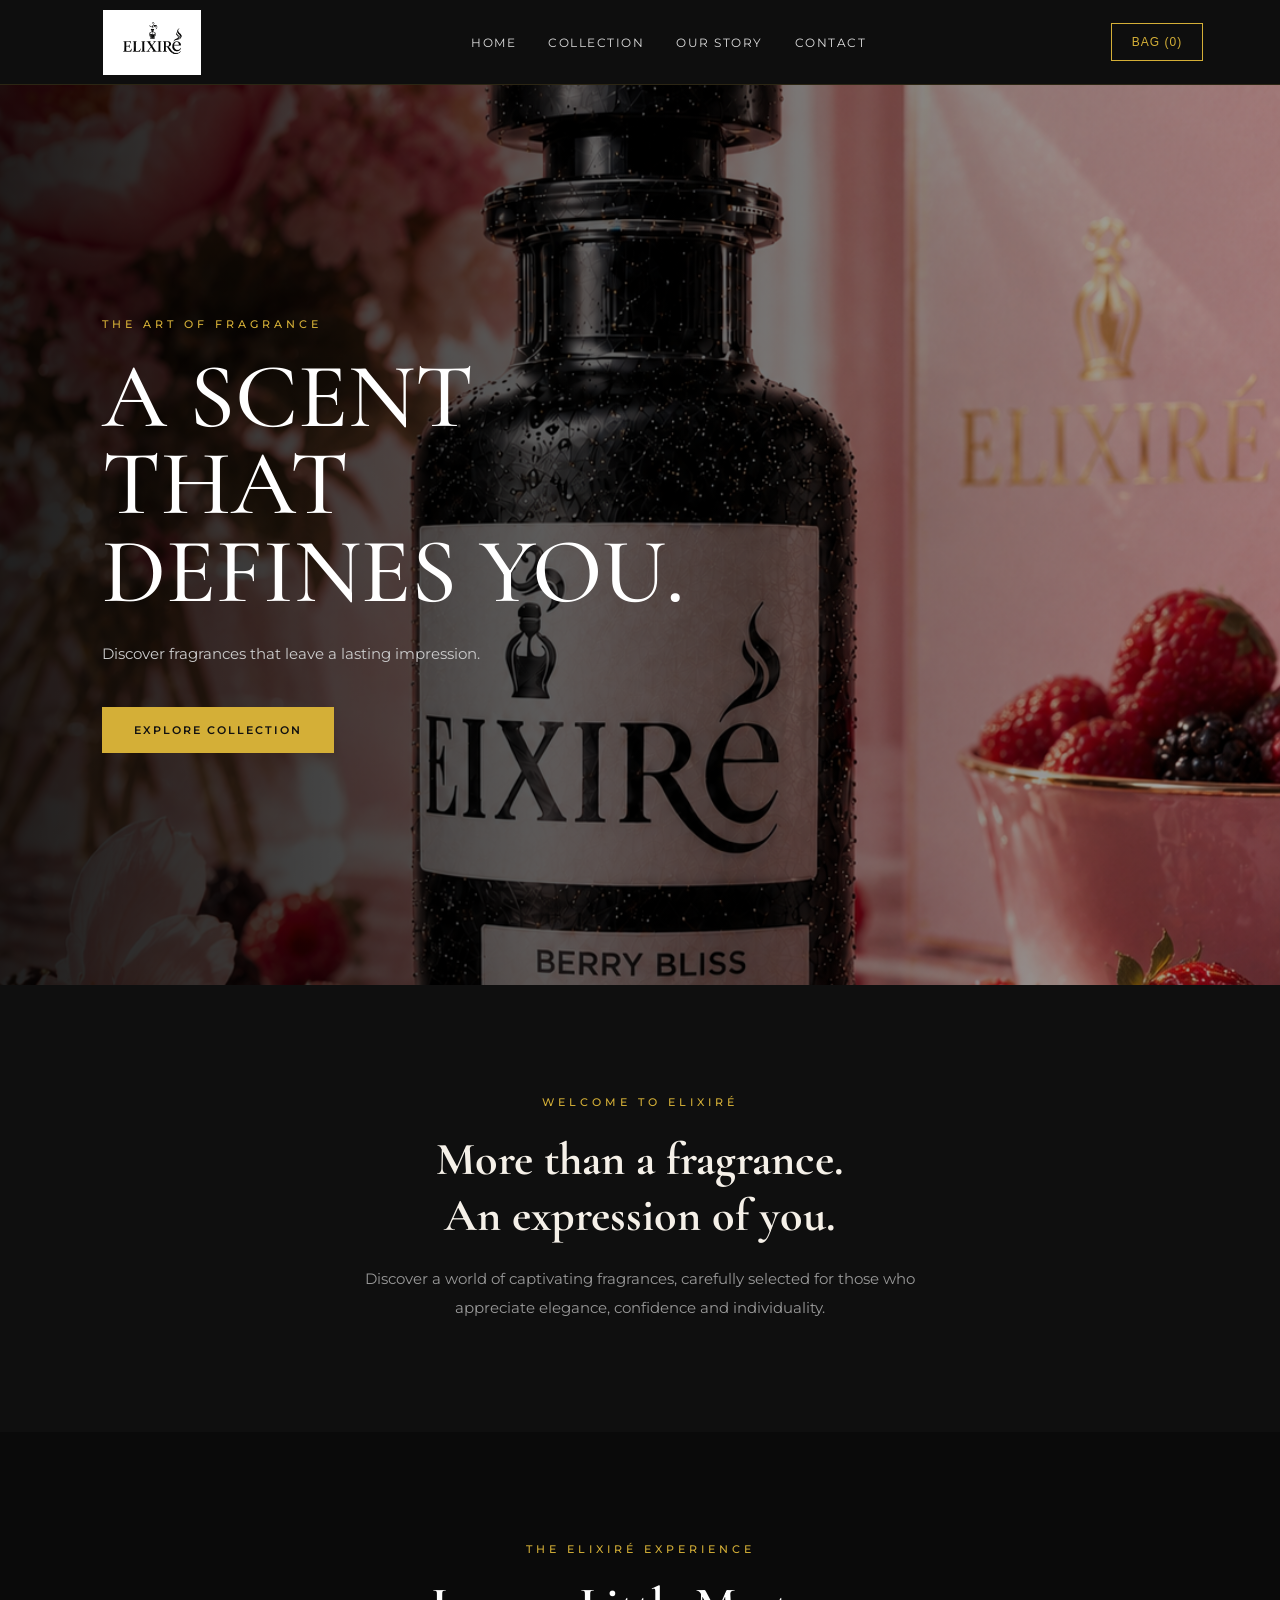
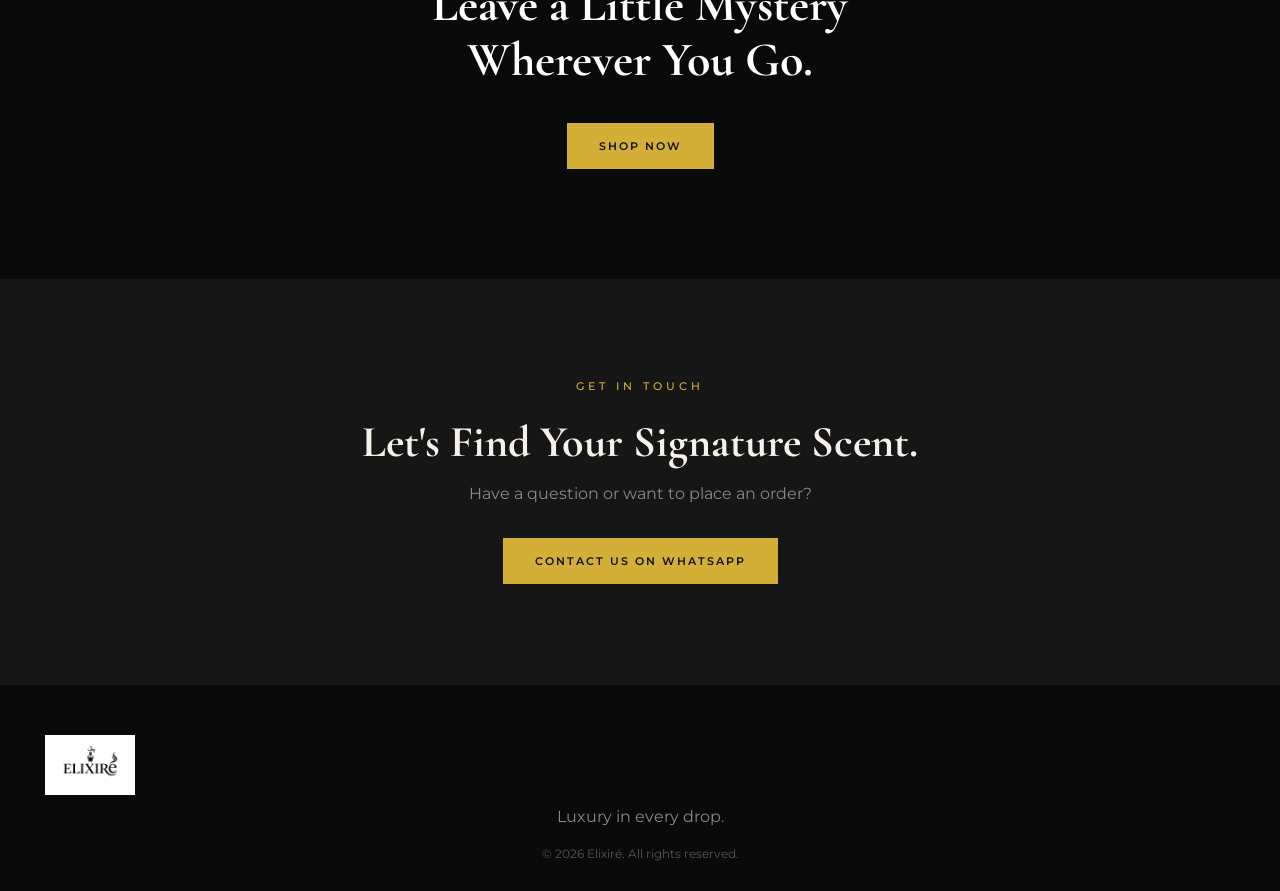
<file: index.html>
<!DOCTYPE html>
<html lang="en">
<head>
    <meta charset="UTF-8">
    <meta name="viewport" content="width=device-width, initial-scale=1.0">
    <title>Elixiré | Luxury Perfumes</title>
    <link rel="stylesheet" href="style.css">
    <link href="https://fonts.googleapis.com/css2?family=Cormorant+Garamond:wght@400;500;600;700&family=Montserrat:wght@300;400;500;600&display=swap" rel="stylesheet">
</head>
<body>

    <!-- Header -->
    <header>
        <a href="#home" class="logo">
    <img src="images/elixire-logo.png" alt="Elixiré Luxury Perfumes">
</a>

        <nav class="nav-links">
            <a href="#home">Home</a>
            <a href="collection.html">Collection</a>
            <a href="#about">Our Story</a>
            <a href="#contact">Contact</a>
        </nav>

        <button class="cart-button" onclick="toggleCart()">
            BAG (<span id="cart-count">0</span>)
        </button>

        <div class="hamburger" onclick="toggleMobileMenu()">
            <span></span>
            <span></span>
            <span></span>
        </div>
    </header>

    <!-- Hero Section -->
    <section class="hero" id="home">
        <div class="hero-content">
            <p class="eyebrow">THE ART OF FRAGRANCE</p>
            <h1>A SCENT THAT<br>DEFINES YOU.</h1>
            <p>Discover fragrances that leave a lasting impression.</p>
            <a href="collection.html" class="gold-button">EXPLORE COLLECTION</a>
        </div>
    </section>

    <!-- Intro -->
    <section class="intro" id="about">
        <p class="eyebrow">WELCOME TO ELIXIRÉ</p>
        <h2>More than a fragrance.<br>An expression of you.</h2>
        <p>Discover a world of captivating fragrances, carefully selected for those who appreciate elegance, confidence and individuality.</p>
    </section>

    <!-- Banner -->
    <section class="banner">
        <p class="eyebrow">THE ELIXIRÉ EXPERIENCE</p>
        <h2>Leave a Little Mystery<br>Wherever You Go.</h2>
        <a href="collection.html" class="gold-button">SHOP NOW</a>
    </section>

    <!-- Contact -->
    <section class="contact" id="contact">
        <p class="eyebrow">GET IN TOUCH</p>
        <h2>Let's Find Your Signature Scent.</h2>
        <p>Have a question or want to place an order?</p>
        <a href="#" onclick="contactWhatsApp(); return false;" class="gold-button">CONTACT US ON WHATSAPP</a>
    </section>

    <!-- Footer -->
    <footer>
        <a href="#home" class="logo">
    <img src="images/elixire-logo.png" alt="Elixiré Luxury Perfumes">
</a>
        <p>Luxury in every drop.</p>
        <p class="copyright">© 2026 Elixiré. All rights reserved.</p>
    </footer>

    <!-- Shopping Cart -->
    <div class="cart-overlay" id="cart-overlay" onclick="closeCart(event)">
        <div class="cart-panel" onclick="event.stopPropagation()">
            <div class="cart-header">
                <h2>Your Shopping Bag</h2>
                <button onclick="toggleCart()">✕</button>
            </div>

            <div id="cart-items"></div>

            <div class="cart-footer">
                <h3>Total: <span id="cart-total">Rs. 0</span></h3>
                <button class="gold-button checkout" onclick="checkout()">ORDER ON WHATSAPP</button>
            </div>
        </div>
    </div>

    <script src="script.js"></script>
</body>
</html>
</file>
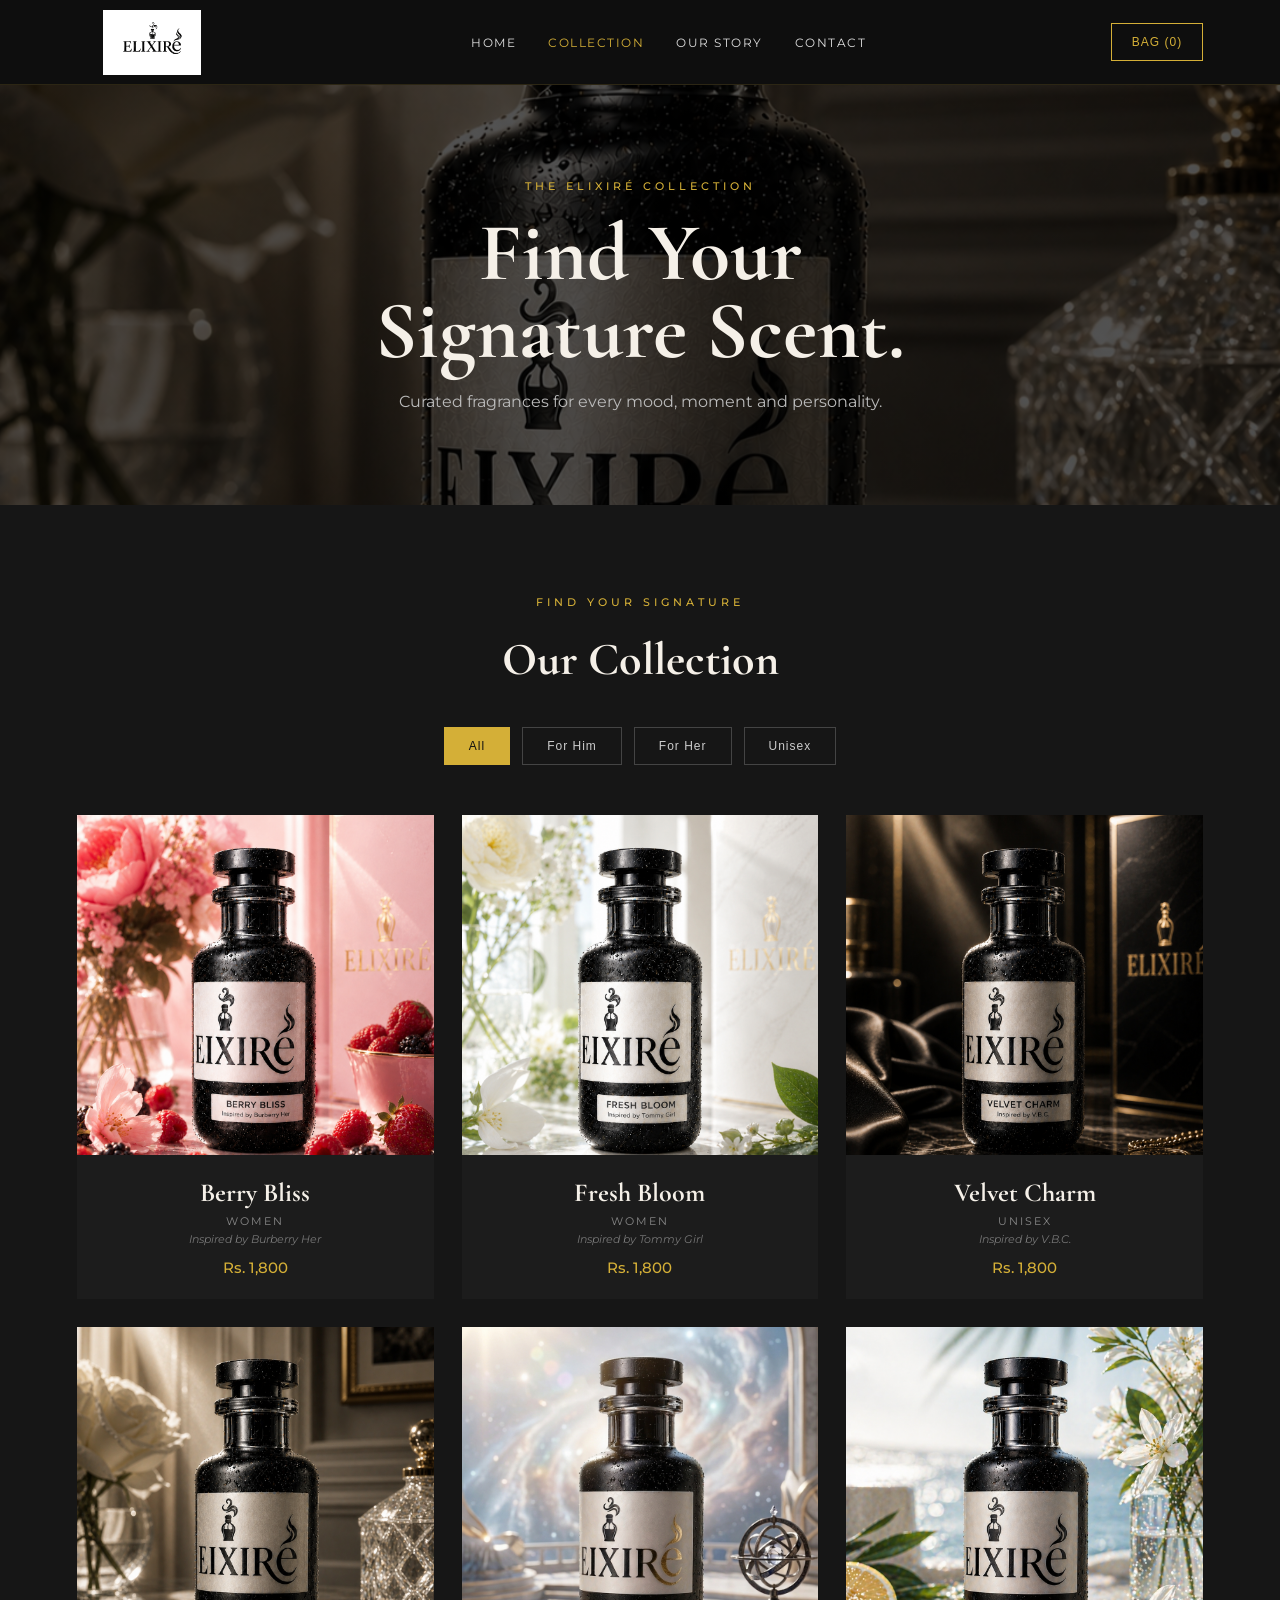
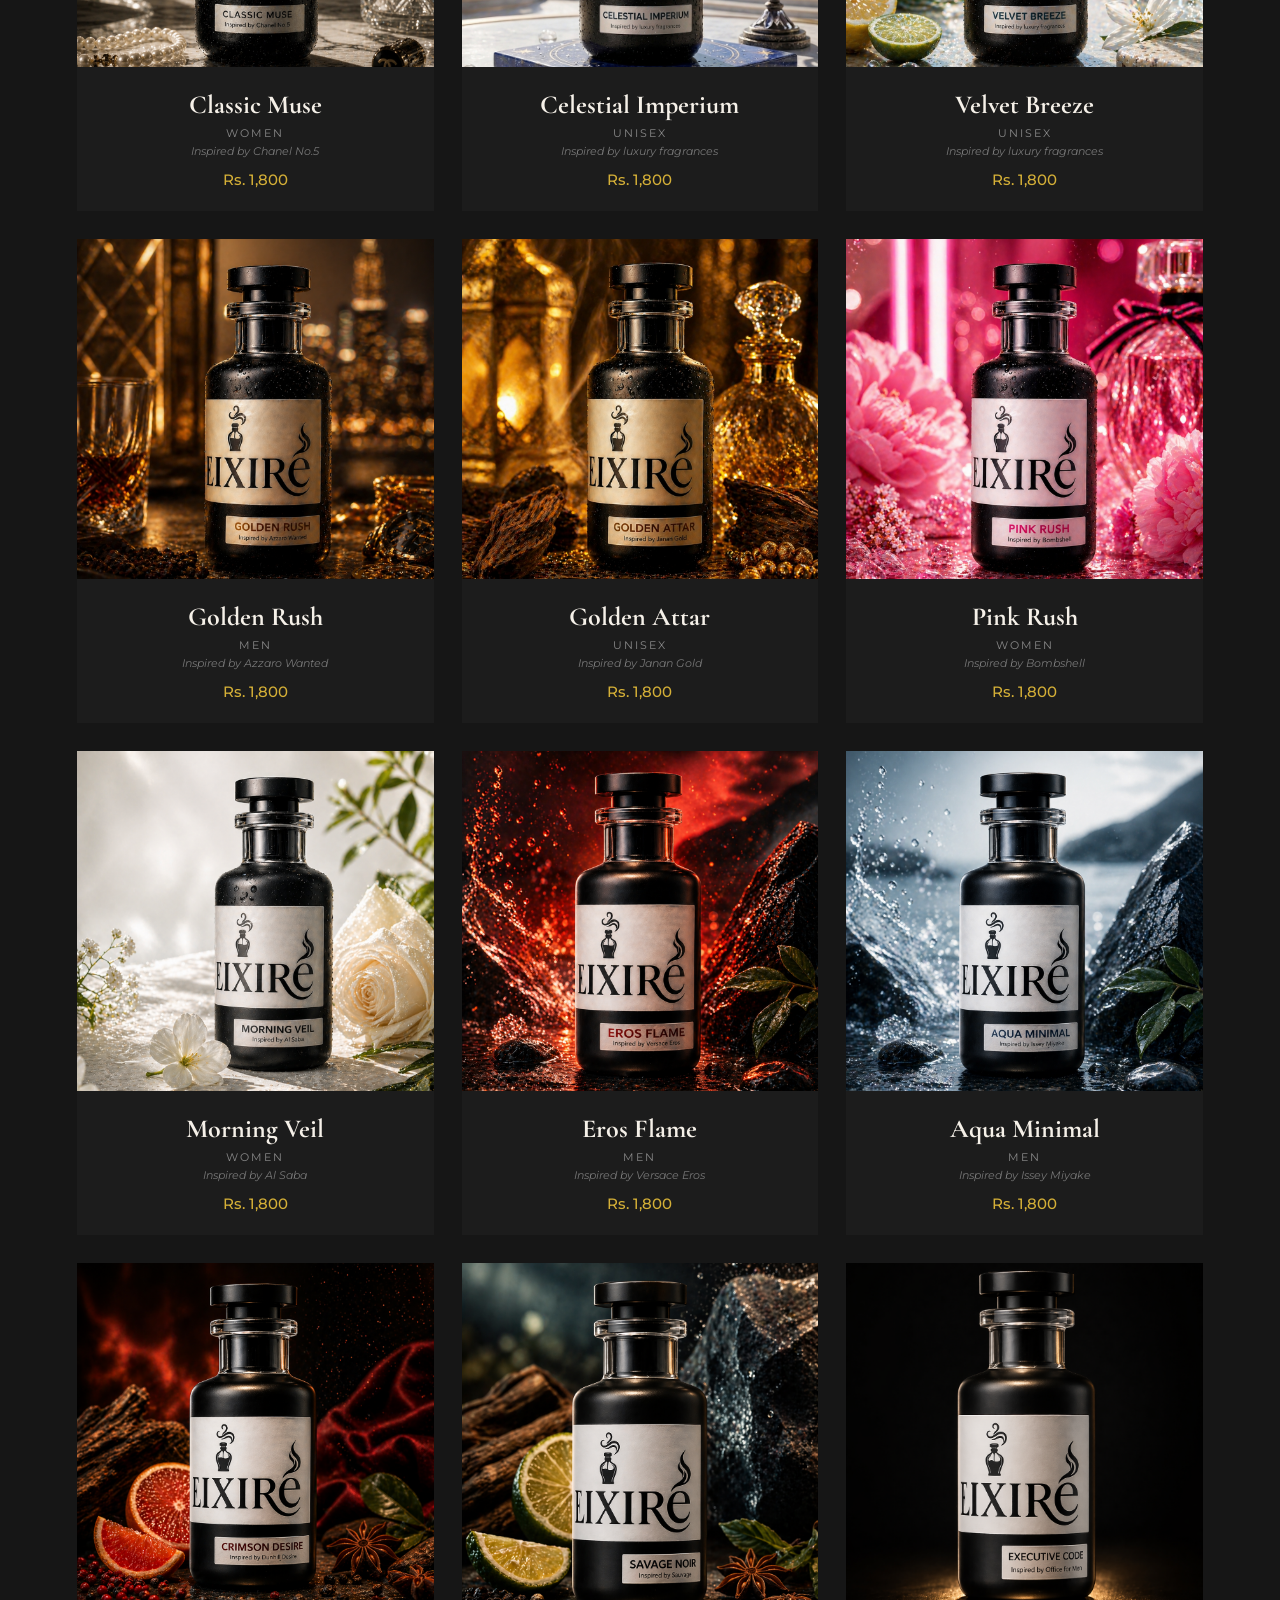
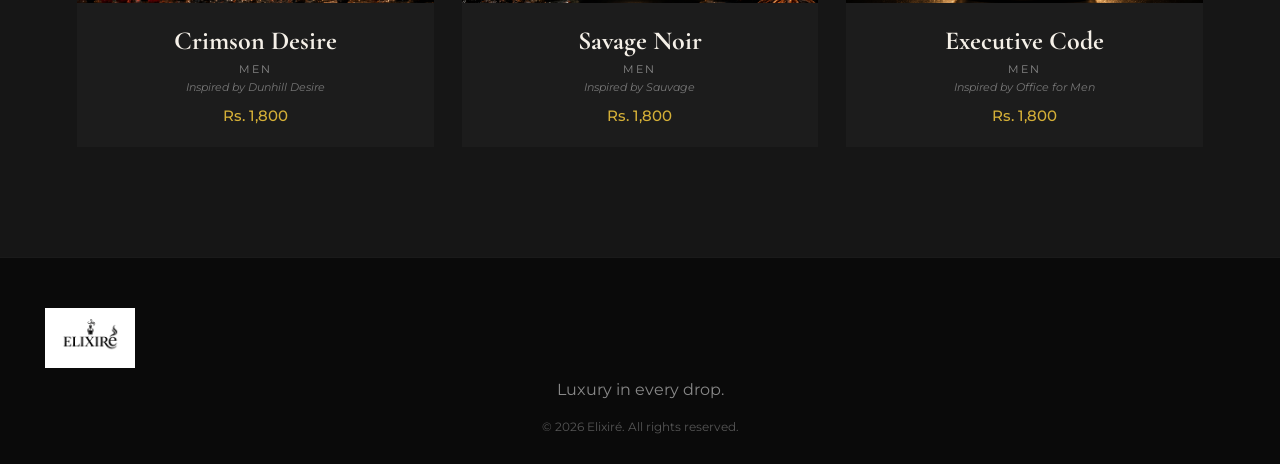
<file: collection.html>
<!DOCTYPE html>
<html lang="en">
<head>
    <meta charset="UTF-8">
    <meta name="viewport" content="width=device-width, initial-scale=1.0">
    <title>Collection | Elixiré</title>
    <link rel="stylesheet" href="style.css">
    <link href="https://fonts.googleapis.com/css2?family=Cormorant+Garamond:wght@400;500;600;700&family=Montserrat:wght@300;400;500;600&display=swap" rel="stylesheet">
</head>
<body>
    <header>
        <a class="logo" href="index.html" aria-label="Elixiré home">
            <img src="images/elixire-logo.png" alt="Elixiré Luxury Perfumes">
        </a>

        <nav class="nav-links">
            <a href="index.html">Home</a>
            <a href="collection.html" class="active">Collection</a>
            <a href="index.html#about">Our Story</a>
            <a href="index.html#contact">Contact</a>
        </nav>

        <button class="cart-button" onclick="toggleCart()">
            BAG (<span id="cart-count">0</span>)
        </button>

        <div class="hamburger" onclick="toggleMobileMenu()">
            <span></span>
            <span></span>
            <span></span>
        </div>
    </header>

    <main>
        <section class="collection-page-hero">
            <p class="eyebrow">THE ELIXIRÉ COLLECTION</p>
            <h1>Find Your<br>Signature Scent.</h1>
            <p>Curated fragrances for every mood, moment and personality.</p>
        </section>

        <section class="collection" id="collection">
            <div class="section-heading">
                <p class="eyebrow">FIND YOUR SIGNATURE</p>
                <h2>Our Collection</h2>
            </div>

            <div class="filters">
                <button class="filter active" onclick="filterProducts('All', this)">All</button>
                <button class="filter" onclick="filterProducts('Men', this)">For Him</button>
                <button class="filter" onclick="filterProducts('Women', this)">For Her</button>
                <button class="filter" onclick="filterProducts('Unisex', this)">Unisex</button>
            </div>

            <div class="products" id="products"></div>
        </section>
    </main>

    <footer>
        <a class="logo" href="index.html">
            <img src="images/elixire-logo.png" alt="Elixiré Luxury Perfumes">
        </a>
        <p>Luxury in every drop.</p>
        <p class="copyright">© 2026 Elixiré. All rights reserved.</p>
    </footer>

    <div class="cart-overlay" id="cart-overlay" onclick="closeCart(event)">
        <div class="cart-panel" onclick="event.stopPropagation()">
            <div class="cart-header">
                <h2>Your Shopping Bag</h2>
                <button onclick="toggleCart()">✕</button>
            </div>

            <div id="cart-items"></div>

            <div class="cart-footer">
                <h3>Total: <span id="cart-total">Rs. 0</span></h3>
                <button class="gold-button checkout" onclick="checkout()">ORDER ON WHATSAPP</button>
            </div>
        </div>
    </div>

    <script src="script.js"></script>
</body>
</html>
</file>
<file: style.css>
* {
    margin: 0;
    padding: 0;
    box-sizing: border-box;
}

html {
    scroll-behavior: smooth;
}

body {
    background: #0f0f0f;
    color: #f5f0e8;
    font-family: 'Montserrat', sans-serif;
}

/* Header */
header {
    height: 85px;
    background: rgba(15, 15, 15, 0.97);
    backdrop-filter: blur(12px);
    display: flex;
    justify-content: space-between;
    align-items: center;
    padding: 0 6%;
    position: sticky;
    top: 0;
    z-index: 100;
    border-bottom: 1px solid rgba(212, 175, 55, 0.15);
}

.logo {
    font-family: 'Cormorant Garamond', serif;
    font-size: 30px;
    letter-spacing: 5px;
    color: #d4af37;
    font-weight: 600;
    text-decoration: none;
}

.logo span {
    color: white;
}

.nav-links {
    display: flex;
    gap: 32px;
}

.nav-links a {
    text-decoration: none;
    color: #ddd;
    font-size: 12px;
    letter-spacing: 1.5px;
    text-transform: uppercase;
    transition: 0.3s;
}

.nav-links a:hover {
    color: #d4af37;
}

.cart-button {
    border: 1px solid #d4af37;
    color: #d4af37;
    background: transparent;
    padding: 11px 20px;
    font-size: 12px;
    letter-spacing: 1px;
    cursor: pointer;
    transition: 0.3s;
}

.cart-button:hover {
    background: #d4af37;
    color: #111;
}

.hamburger {
    display: none;
    flex-direction: column;
    gap: 5px;
    cursor: pointer;
}

.hamburger span {
    width: 24px;
    height: 2px;
    background: #d4af37;
}

/* Hero */
.hero {
    min-height: 100vh;
    display: flex;
    align-items: center;
    padding: 0 8%;
    color: white;
    background:
        linear-gradient(90deg, rgba(0,0,0,0.88), rgba(0,0,0,0.3)),
        url('images/berry-bliss.png') center/cover;
}

.hero-content {
    max-width: 620px;
}

.eyebrow {
    color: #d4af37;
    letter-spacing: 4px;
    font-size: 11px;
    margin-bottom: 22px;
    font-weight: 500;
}

.hero h1 {
    font-family: 'Cormorant Garamond', serif;
    font-size: clamp(52px, 8vw, 92px);
    line-height: 0.95;
    margin-bottom: 25px;
    font-weight: 500;
}

.hero-content > p:not(.eyebrow) {
    color: #ccc;
    margin-bottom: 40px;
    line-height: 1.8;
    font-size: 15px;
}

.gold-button {
    display: inline-block;
    background: #d4af37;
    color: #111;
    text-decoration: none;
    padding: 16px 32px;
    border: none;
    font-size: 11px;
    font-weight: 600;
    letter-spacing: 2px;
    transition: 0.3s;
    cursor: pointer;
}

.gold-button:hover {
    background: #e8c85a;
    transform: translateY(-2px);
}

/* Intro */
.intro {
    text-align: center;
    padding: 110px 20px;
    background: #0f0f0f;
}

.intro h2 {
    font-family: 'Cormorant Garamond', serif;
    font-size: 46px;
    margin-bottom: 22px;
    color: #f5f0e8;
}

.intro > p:not(.eyebrow) {
    max-width: 620px;
    margin: 0 auto;
    color: #999;
    line-height: 1.9;
    font-size: 15px;
}

/* Collection page */
.nav-links a.active {
    color: #d4af37;
}

.collection-page-hero {
    min-height: 420px;
    display: flex;
    flex-direction: column;
    align-items: center;
    justify-content: center;
    text-align: center;
    padding: 70px 20px;
    background:
        linear-gradient(rgba(0,0,0,0.68), rgba(0,0,0,0.68)),
        url('images/classic-muse.png') center 52%/cover;
}

.collection-page-hero h1 {
    font-family: 'Cormorant Garamond', serif;
    font-size: clamp(52px, 7vw, 82px);
    line-height: 0.95;
    margin-bottom: 22px;
}

.collection-page-hero > p:not(.eyebrow) {
    color: #bbb;
}

/* Collection */
.collection {
    padding: 90px 6% 110px;
    background: #161616;
}

.section-heading {
    text-align: center;
}

.section-heading h2 {
    font-family: 'Cormorant Garamond', serif;
    font-size: 46px;
    color: #f5f0e8;
}

.filters {
    display: flex;
    justify-content: center;
    gap: 12px;
    margin: 40px 0 50px;
    flex-wrap: wrap;
}

.filter {
    background: transparent;
    border: 1px solid #444;
    color: #ccc;
    padding: 11px 24px;
    font-size: 12px;
    letter-spacing: 1px;
    cursor: pointer;
    transition: 0.3s;
}

.filter.active,
.filter:hover {
    background: #d4af37;
    color: #111;
    border-color: #d4af37;
}

.products {
    display: grid;
    grid-template-columns: repeat(3, 1fr);
    gap: 28px;
    max-width: 1200px;
    margin: 0 auto;
}

.product-card {
    background: #1c1c1c;
    text-align: center;
    overflow: hidden;
    transition: transform 0.35s, box-shadow 0.35s;
}

.product-card:hover {
    transform: translateY(-8px);
    box-shadow: 0 20px 40px rgba(212, 175, 55, 0.12);
}

.product-image {
    height: 340px;
    overflow: hidden;
    position: relative;
    background: #222;
}

.product-image img {
    width: 100%;
    height: 100%;
    object-fit: cover;
    transition: 0.6s;
}

.product-card:hover img {
    transform: scale(1.08);
}

.overlay {
    position: absolute;
    inset: 0;
    background: rgba(0,0,0,0.55);
    display: flex;
    align-items: center;
    justify-content: center;
    opacity: 0;
    transition: 0.35s;
}

.product-card:hover .overlay {
    opacity: 1;
}

.add-button {
    background: #d4af37;
    color: #111;
    border: none;
    padding: 14px 28px;
    letter-spacing: 1.5px;
    font-size: 11px;
    font-weight: 600;
    cursor: pointer;
    transition: 0.3s;
}

.add-button:hover {
    background: #e8c85a;
}

.product-card h3 {
    font-family: 'Cormorant Garamond', serif;
    font-size: 26px;
    margin: 22px 0 6px;
    color: #f5f0e8;
}

.product-card .category {
    color: #888;
    font-size: 11px;
    letter-spacing: 2px;
    text-transform: uppercase;
}

.price {
    margin: 12px 0 22px;
    font-weight: 500;
    color: #d4af37;
    font-size: 15px;
}

.product-card .inspired {
    color: #777;
    font-size: 11px;
    margin: 4px 0 10px;
    font-style: italic;
}

/* Banner */
.banner {
    text-align: center;
    background: #0a0a0a;
    color: white;
    padding: 110px 20px;
}

.banner h2 {
    font-family: 'Cormorant Garamond', serif;
    font-size: 48px;
    margin-bottom: 35px;
    line-height: 1.15;
}

/* Contact */
.contact {
    text-align: center;
    padding: 100px 20px;
    background: #161616;
}

.contact h2 {
    font-family: 'Cormorant Garamond', serif;
    font-size: 44px;
    margin-bottom: 15px;
}

.contact > p:not(.eyebrow) {
    color: #888;
    margin-bottom: 35px;
}

/* Footer */
footer {
    background: #0a0a0a;
    text-align: center;
    padding: 50px 20px 30px;
    color: #888;
    border-top: 1px solid #1a1a1a;
}

footer .logo {
    margin-bottom: 12px;
}

.copyright {
    color: #555;
    font-size: 12px;
    margin-top: 20px;
}

/* Cart */
.cart-overlay {
    display: none;
    position: fixed;
    inset: 0;
    background: rgba(0,0,0,0.75);
    z-index: 200;
}

.cart-overlay.show {
    display: block;
}

.cart-panel {
    position: absolute;
    right: 0;
    top: 0;
    width: min(420px, 100%);
    height: 100%;
    background: #161616;
    padding: 28px;
    overflow-y: auto;
    border-left: 1px solid #2a2a2a;
}

.cart-header {
    display: flex;
    justify-content: space-between;
    align-items: center;
    border-bottom: 1px solid #333;
    padding-bottom: 22px;
    margin-bottom: 10px;
}

.cart-header h2 {
    font-family: 'Cormorant Garamond', serif;
    font-size: 26px;
    color: #f5f0e8;
}

.cart-header button {
    border: none;
    background: none;
    color: #aaa;
    font-size: 22px;
    cursor: pointer;
}

.cart-item {
    display: flex;
    justify-content: space-between;
    gap: 15px;
    padding: 22px 0;
    border-bottom: 1px solid #2a2a2a;
    font-size: 14px;
}

.cart-item strong {
    color: #f5f0e8;
    display: block;
    margin-bottom: 4px;
}

.cart-item p {
    color: #999;
    font-size: 13px;
}

.cart-item .controls button {
    border: 1px solid #444;
    background: transparent;
    color: #d4af37;
    width: 28px;
    height: 28px;
    margin-left: 6px;
    cursor: pointer;
    font-size: 14px;
}

.cart-item .controls button:last-child {
    border-color: #9b2929;
    color: #e05c5c;
    width: auto;
    padding: 0 10px;
    margin-left: 10px;
}

.cart-footer {
    margin-top: 35px;
}

.cart-footer h3 {
    margin-bottom: 22px;
    font-size: 18px;
    color: #f5f0e8;
}

.checkout {
    width: 100%;
}

/* Responsive */
@media (max-width: 900px) {
    .products {
        grid-template-columns: repeat(2, 1fr);
        gap: 18px;
    }
    .product-image {
        height: 280px;
    }
}

@media (max-width: 768px) {
    header {
        padding: 0 5%;
        height: 70px;
    }

    .nav-links {
        display: none;
        position: absolute;
        top: 70px;
        left: 0;
        width: 100%;
        background: #111;
        flex-direction: column;
        align-items: center;
        padding: 25px 0;
        gap: 22px;
        border-bottom: 1px solid #2a2a2a;
    }

    .nav-links.show {
        display: flex;
    }

    .hamburger {
        display: flex;
    }

    .hero {
               min-height: 85vh;
        padding: 0 6%;
    }

    .products {
        grid-template-columns: 1fr;
        max-width: 380px;
    }

    .product-image {
        height: 360px;
    }

    .intro h2,
    .section-heading h2,
    .contact h2,
    .banner h2 {
        font-size: 36px;
    }
}

@media (max-width: 450px) {
    .logo {
        font-size: 24px;
        letter-spacing: 3px;
    }

    .cart-button {
        padding: 9px 14px;
        font-size: 11px;
    }
}

.logo {
    display: flex;
    align-items: center;
    text-decoration: none;
}

.logo img {
    width: 150px;
    height: 65px;
    object-fit: contain;
    display: block;
}

footer .logo img {
    width: 140px;
    height: 60px;
}

@media (max-width: 768px) {
    .logo img {
        width: 115px;
        height: 55px;
    }
}
</file>
